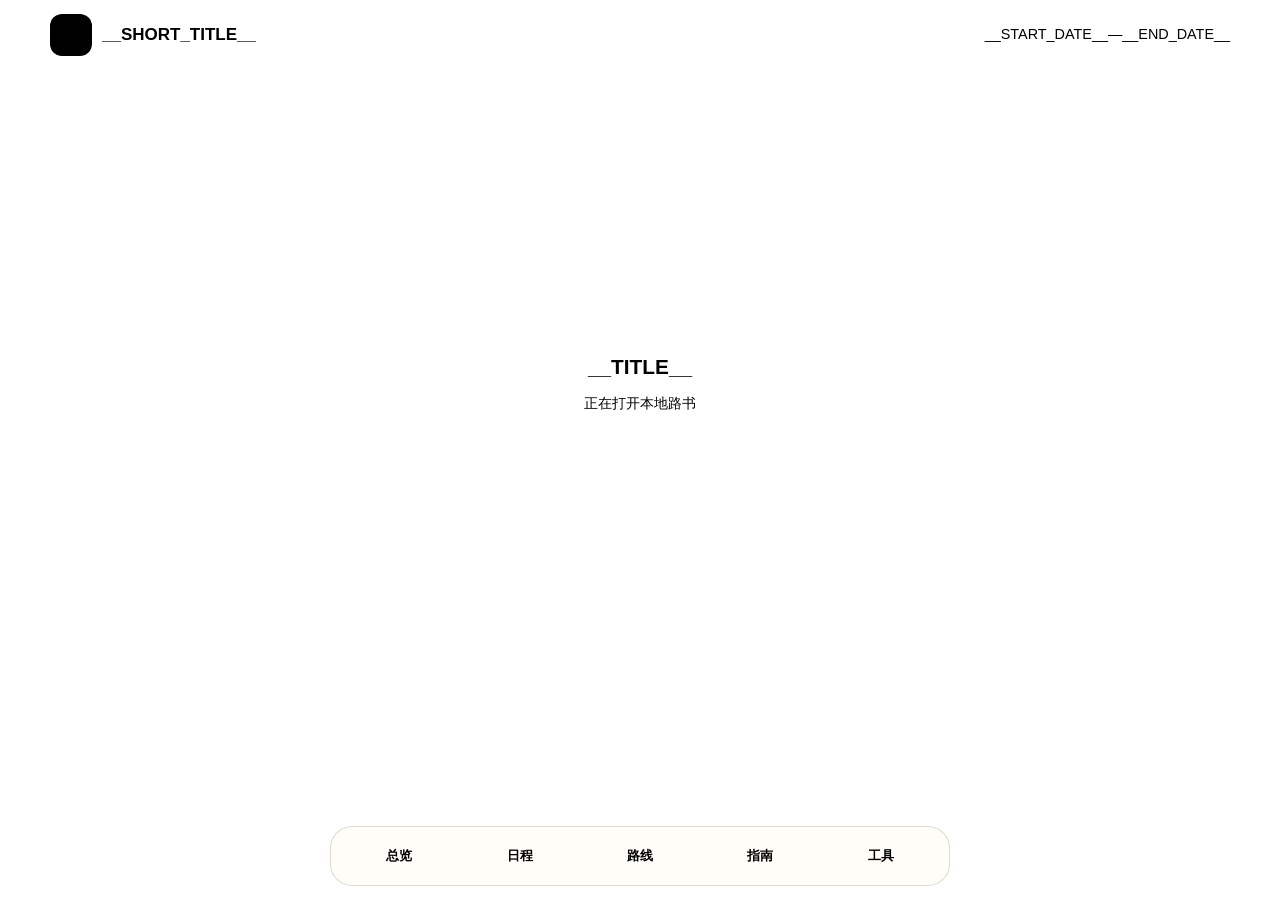
<file: assets/starter/index.html>
<!doctype html>
<html lang="zh-CN">
  <head>
    <meta charset="UTF-8" />
    <meta name="viewport" content="width=device-width, initial-scale=1, viewport-fit=cover" />
    <meta name="theme-color" content="__THEME_PRIMARY__" />
    <meta name="apple-mobile-web-app-capable" content="yes" />
    <meta name="apple-mobile-web-app-status-bar-style" content="black-translucent" />
    <meta name="apple-mobile-web-app-title" content="__TITLE__" />
    <meta name="description" content="__TITLE__：手机优先、离线可读的旅行路书" />
    <link rel="manifest" href="manifest.webmanifest" />
    <link rel="icon" href="icons/app-icon.svg" type="image/svg+xml" />
    <link rel="apple-touch-icon" href="icons/app-icon.svg" />
    <link rel="stylesheet" href="styles.css" />
    <title>__TITLE__</title>
    <style>
      html,body{margin:0;background:__THEME_PAPER__;color:__THEME_INK__;font-family:-apple-system,BlinkMacSystemFont,"PingFang SC","Microsoft YaHei",sans-serif}
      .launch-shell{min-height:62vh;display:grid;place-content:center;gap:8px;padding:24px;text-align:center;background:__THEME_PRIMARY__;color:__THEME_ON_PRIMARY__}
      .launch-shell strong{font-size:1.3rem}.launch-shell span{color:__THEME_ON_PRIMARY_MUTED__;font-size:.9rem}
    </style>
  </head>
  <body>
    <a class="skip-link" href="#app">跳到正文</a>
    <header class="site-header">
      <a class="brand" href="#overview" aria-label="返回行程总览">
        <img src="icons/app-icon.svg" alt="" />
        <span id="brand-title">__TITLE__</span>
      </a>
      <p id="header-dates"></p>
    </header>

    <main id="app" tabindex="-1" aria-live="polite"><section class="launch-shell"><strong>__TITLE__</strong><span>正在打开本地路书</span></section></main>

    <nav class="bottom-nav" aria-label="主要页面">
      <a href="#overview" data-route="overview">总览</a>
      <a href="#itinerary" data-route="itinerary">日程</a>
      <a href="#map" data-route="map">路线</a>
      <a href="#guides" data-route="guides">指南</a>
      <a href="#tools" data-route="tools">工具</a>
    </nav>

    <button class="button back-top" id="back-top" hidden aria-label="回到顶部">↑ 顶部</button>
    <noscript>此路书需要启用 JavaScript 才能显示行程内容。</noscript>
    <script src="data/trip-data.js"></script>
    <script src="trip-state.js"></script>
    <script src="app.js"></script>
  </body>
</html>
</file>
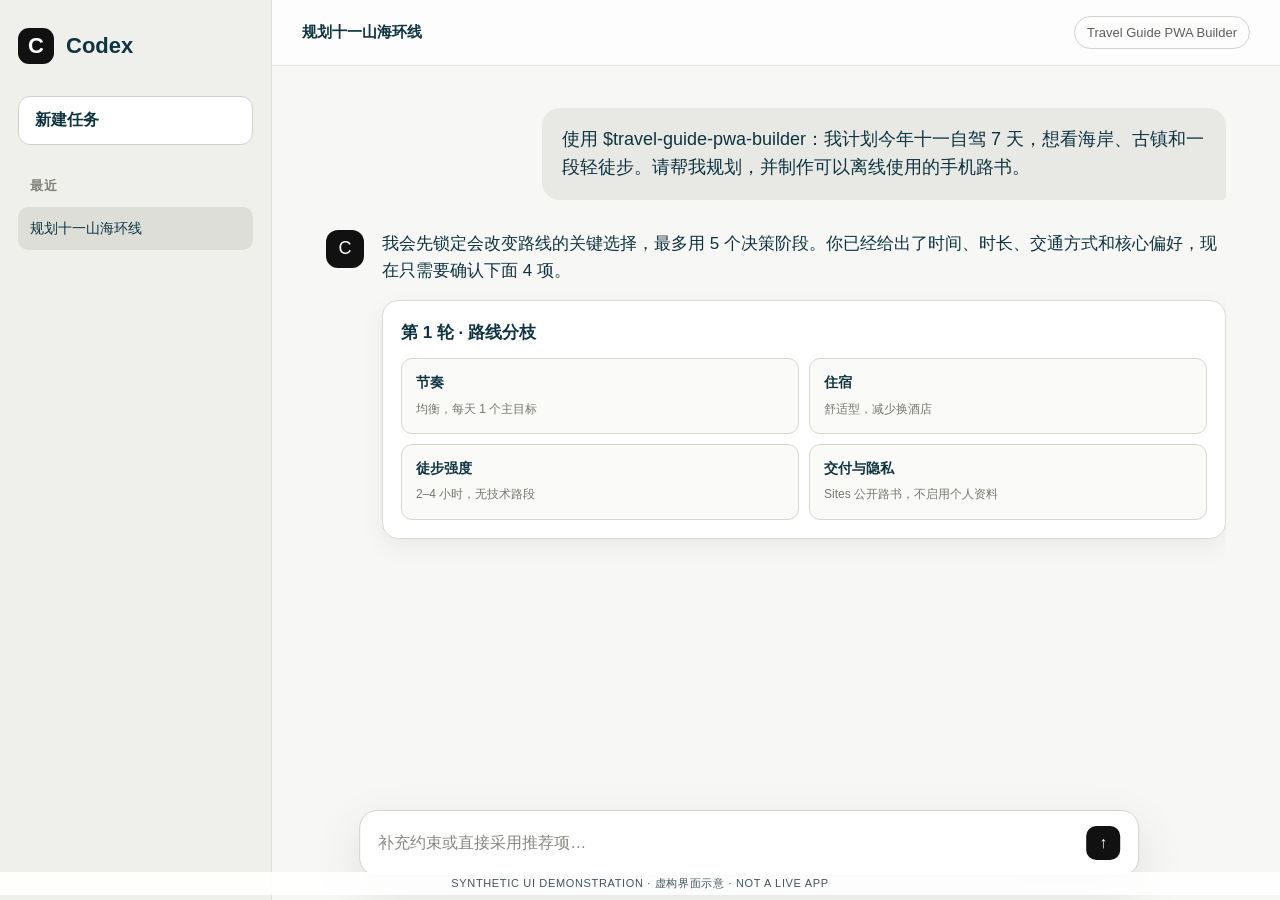
<file: docs/demo-screenshots.html>
<!doctype html>
<html lang="zh-CN">
<head>
  <meta charset="utf-8" />
  <meta name="viewport" content="width=device-width, initial-scale=1" />
  <title>Travel Guide PWA Builder documentation captures</title>
  <style>
    :root {
      color-scheme: light;
      --ink: #0d3440;
      --muted: #637a7d;
      --paper: #f7f1e6;
      --surface: #fffdf8;
      --nav: #073848;
      --teal: #0c8d8a;
      --gold: #e2a33f;
      --line: #dccdb6;
      --soft: #e2f2ef;
      --danger: #a94737;
      font-family: Inter, ui-sans-serif, -apple-system, BlinkMacSystemFont, "Segoe UI", "PingFang SC", sans-serif;
    }
    * { box-sizing: border-box; }
    html, body { margin: 0; width: 100%; height: 100%; overflow: hidden; background: #dfe8e7; color: var(--ink); }
    button { font: inherit; }
    .shot { display: none; width: 100vw; height: 100vh; }
    body[data-shot="chat"] .shot-chat,
    body[data-shot="home"] .shot-home,
    body[data-shot="map"] .shot-map,
    body[data-shot="logistics"] .shot-logistics { display: flex; }

    /* Synthetic illustration of the conversation entry point; not a real app screenshot. */
    .shot-chat { background: #f7f7f5; }
    .codex-sidebar { width: 272px; padding: 28px 18px; border-right: 1px solid #deded8; background: #efefec; }
    .codex-brand { display: flex; align-items: center; gap: 12px; font-size: 22px; font-weight: 700; }
    .codex-mark { width: 36px; height: 36px; border-radius: 11px; display: grid; place-items: center; color: white; background: #111; }
    .new-task { margin-top: 32px; padding: 13px 16px; border: 1px solid #d1d1cc; border-radius: 12px; background: white; font-weight: 650; }
    .side-label { margin: 32px 12px 12px; color: #81817b; font-size: 13px; font-weight: 700; letter-spacing: .08em; text-transform: uppercase; }
    .side-task { padding: 12px; border-radius: 10px; background: #deded9; font-size: 14px; line-height: 1.35; }
    .codex-main { flex: 1; display: flex; flex-direction: column; min-width: 0; }
    .codex-top { height: 66px; display: flex; align-items: center; justify-content: space-between; padding: 0 30px; border-bottom: 1px solid #e4e4de; background: rgba(255,255,255,.82); }
    .codex-top strong { font-size: 15px; }
    .model-pill { padding: 8px 12px; border: 1px solid #d2d2cb; border-radius: 999px; color: #5d5d58; font-size: 13px; }
    .conversation { width: min(900px, calc(100% - 72px)); margin: 0 auto; padding: 42px 0 126px; overflow: hidden; }
    .user-msg { margin-left: auto; width: 76%; padding: 18px 20px; border-radius: 18px 18px 4px 18px; background: #e8e8e4; font-size: 18px; line-height: 1.55; }
    .assistant-msg { margin-top: 30px; display: grid; grid-template-columns: 40px 1fr; gap: 16px; }
    .assistant-icon { width: 38px; height: 38px; border-radius: 12px; display: grid; place-items: center; background: #111; color: #fff; font-size: 18px; }
    .assistant-body { font-size: 17px; line-height: 1.6; }
    .decision-card { margin-top: 16px; padding: 18px; border: 1px solid #dbdbd4; border-radius: 16px; background: white; box-shadow: 0 8px 24px rgba(25, 35, 35, .06); }
    .decision-title { font-weight: 750; margin-bottom: 12px; }
    .decision-grid { display: grid; grid-template-columns: 1fr 1fr; gap: 10px; }
    .choice { padding: 12px 14px; border: 1px solid #d7d7d0; border-radius: 11px; background: #fafaf8; }
    .choice b { display: block; font-size: 14px; }
    .choice span { color: #777770; font-size: 12px; }
    .composer { position: absolute; left: 50%; bottom: 24px; transform: translateX(-36%); width: min(780px, 62vw); padding: 15px 18px; display: flex; align-items: center; justify-content: space-between; border: 1px solid #d3d3cd; border-radius: 18px; background: white; box-shadow: 0 18px 50px rgba(0,0,0,.1); color: #888881; }
    .send { width: 34px; height: 34px; border-radius: 10px; display: grid; place-items: center; color: white; background: #111; }

    /* Synthetic field-home illustration; not a functional starter application. */
    .shot-home { align-items: center; justify-content: center; gap: 70px; padding: 44px 80px; background: radial-gradient(circle at 20% 0%, #f6ead7 0, #dce8e6 44%, #c5d8d6 100%); }
    .phone { width: 420px; height: 860px; border: 12px solid #0d1c22; border-radius: 48px; overflow: hidden; background: var(--paper); box-shadow: 0 34px 80px rgba(9,37,45,.28); position: relative; }
    .phone-status { height: 40px; display: flex; align-items: center; justify-content: space-between; padding: 12px 24px 6px; color: white; background: var(--nav); font-size: 13px; font-weight: 700; }
    .app-head { padding: 16px 22px 20px; color: white; background: var(--nav); }
    .eyebrow { color: var(--gold); font-weight: 800; letter-spacing: .14em; font-size: 12px; }
    .app-head h1 { margin: 8px 0 2px; font-size: 28px; font-weight: 620; }
    .app-head p { margin: 0; color: #c9d9dd; font-size: 13px; }
    .phone-body { height: 682px; overflow: hidden; padding: 18px 18px 90px; }
    .countdown { padding: 12px 14px; border-left: 5px solid var(--gold); border-radius: 9px; color: #f5d59b; background: #174858; font-size: 15px; font-weight: 760; }
    .status-card { margin-top: 14px; padding: 16px; border: 1px solid var(--line); border-radius: 18px; background: var(--surface); }
    .status-row { display: flex; align-items: center; justify-content: space-between; }
    .day-badge { width: 54px; height: 54px; border-radius: 15px; display: grid; place-items: center; background: var(--gold); font-size: 20px; font-weight: 850; }
    .route-copy { flex: 1; padding-left: 12px; }
    .route-copy small { color: var(--muted); }
    .route-copy b { display: block; margin-top: 3px; font-size: 20px; }
    .next-label { margin-top: 16px; color: var(--muted); font-size: 12px; }
    .next-action { margin-top: 4px; font-size: 17px; font-weight: 760; }
    .deadline { margin-top: 12px; padding: 12px; border-left: 5px solid var(--danger); border-radius: 10px; background: #fbefeb; }
    .deadline small { color: var(--danger); font-weight: 800; }
    .deadline strong { display: block; margin-top: 3px; font-size: 18px; }
    .mini-actions { display: grid; grid-template-columns: repeat(3, 1fr); gap: 8px; margin-top: 14px; }
    .mini-action { padding: 11px 5px; text-align: center; border: 1px solid var(--line); border-radius: 11px; background: white; font-size: 12px; font-weight: 700; }
    .timeline { margin-top: 14px; padding: 14px; border: 1px solid var(--line); border-radius: 15px; background: rgba(255,255,255,.7); }
    .timeline h2 { margin: 0 0 10px; font-size: 15px; }
    .event { display: grid; grid-template-columns: 46px 1fr; gap: 10px; padding: 8px 0; border-top: 1px solid #e8ded0; font-size: 12px; }
    .event:first-of-type { border-top: 0; }
    .event time { color: var(--teal); font-weight: 800; }
    .bottom-nav { position: absolute; inset: auto 0 0; height: 76px; padding: 12px 13px 17px; display: grid; grid-template-columns: repeat(6,1fr); color: #bfd0d4; background: var(--nav); }
    .nav-item { text-align: center; font-size: 10px; }
    .nav-item i { display: block; margin: 0 auto 4px; width: 20px; height: 20px; border: 2px solid currentColor; border-radius: 6px; }
    .nav-item.active { color: white; }
    .story { width: min(650px, 48vw); }
    .story-kicker { color: #176765; font-size: 14px; font-weight: 850; letter-spacing: .12em; text-transform: uppercase; }
    .story h2 { margin: 12px 0 18px; color: #0a3945; font-size: 48px; line-height: 1.08; letter-spacing: -.03em; }
    .story p { margin: 0; color: #4c676b; font-size: 21px; line-height: 1.6; }
    .story-grid { display: grid; grid-template-columns: repeat(2,1fr); gap: 14px; margin-top: 28px; }
    .story-card { padding: 17px; border: 1px solid rgba(9,64,73,.16); border-radius: 16px; background: rgba(255,255,255,.58); }
    .story-card b { display: block; font-size: 16px; }
    .story-card span { display: block; margin-top: 6px; color: #647a7c; font-size: 13px; line-height: 1.45; }

    /* Landscape map and operation list. */
    .shot-map { background: var(--paper); }
    .side-nav { width: 118px; padding: 28px 14px; display: grid; align-content: center; gap: 22px; color: #bbd0d4; background: var(--nav); }
    .side-nav .nav-item { font-size: 12px; padding: 8px 0; border-radius: 12px; }
    .side-nav .nav-item.active { color: white; background: rgba(255,255,255,.1); }
    .map-main { display: flex; flex-direction: column; flex: 1; padding: 26px 34px 30px; min-width: 0; }
    .map-title { display: flex; align-items: end; justify-content: space-between; }
    .map-title .eyebrow { color: #bd7720; }
    .map-title h1 { margin: 5px 0 0; font-size: 34px; }
    .map-title p { margin: 0; color: var(--muted); }
    .filters { display: flex; align-items: center; flex-shrink: 0; gap: 10px; margin: 12px 0; overflow: hidden; }
    .filter { flex: 0 0 auto; padding: 10px 16px; border: 1px solid #cbb99d; border-radius: 999px; background: var(--surface); font-size: 13px; }
    .filter.active { border-color: var(--nav); color: white; background: var(--nav); }
    .map-workspace { flex: 1; min-height: 0; display: grid; grid-template-columns: minmax(0, 1.6fr) minmax(360px, .8fr); gap: 18px; }
    .map-frame { position: relative; isolation: isolate; overflow: hidden; border: 1px solid #bba98c; border-radius: 18px; background: #aad5de; }
    .landmass { position: absolute; inset: 0; background: linear-gradient(14deg, transparent 0 37%, #eef0e6 37% 73%, transparent 73%), linear-gradient(164deg, #dbe6d0 0 25%, transparent 25% 62%, #e8e3cb 62%); opacity: .95; }
    .road { position: absolute; height: 5px; transform-origin: left center; border-radius: 8px; background: var(--gold); box-shadow: 0 0 0 2px rgba(255,255,255,.65); }
    .r1 { left: 18%; top: 62%; width: 46%; transform: rotate(-13deg); }
    .r2 { left: 55%; top: 52%; width: 30%; transform: rotate(16deg); }
    .route-dash { position: absolute; left: 15%; top: 47%; width: 72%; height: 120px; border-top: 5px dashed #bc563c; border-radius: 50%; transform: rotate(4deg); }
    .pin { position: absolute; width: 38px; height: 38px; display: grid; place-items: center; border: 3px solid white; border-radius: 50% 50% 50% 9px; transform: rotate(-45deg); color: white; background: var(--teal); box-shadow: 0 6px 16px rgba(5,45,55,.26); font-size: 12px; font-weight: 800; }
    .pin span { transform: rotate(45deg); }
    .p1 { left: 19%; top: 56%; } .p2 { left: 38%; top: 43%; } .p3 { left: 61%; top: 52%; } .p4 { left: 80%; top: 68%; }
    .map-controls { position: absolute; left: 18px; right: 18px; bottom: 16px; display: grid; grid-template-columns: 1fr auto; align-items: center; gap: 12px; z-index: 10; pointer-events: none; }
    .control { min-height: 42px; padding: 10px 14px; border: 1px solid #b9b1a3; border-radius: 12px; background: rgba(255,255,255,.94); box-shadow: 0 6px 18px rgba(0,0,0,.12); font-size: 12px; font-weight: 750; pointer-events: auto; }
    .legend { justify-self: center; display: flex; gap: 16px; }
    .legend b::before { content: ""; display: inline-block; width: 18px; height: 4px; margin-right: 6px; vertical-align: middle; border-radius: 4px; background: var(--gold); }
    .legend b:last-child::before { background: #bc563c; }
    .place-list { display: flex; flex-direction: column; min-width: 0; overflow: hidden; border: 1px solid var(--line); border-radius: 18px; background: var(--surface); }
    .list-head { padding: 18px; display: flex; justify-content: space-between; border-bottom: 1px solid var(--line); background: white; }
    .list-head strong { font-size: 18px; }
    .list-body { overflow: hidden; padding: 0 18px; }
    .place { padding: 16px 0; border-bottom: 1px solid #e6dccd; }
    .place-title { display: flex; gap: 12px; align-items: start; }
    .place-num { color: var(--gold); font-weight: 850; }
    .place b { display: block; }
    .place small { color: var(--muted); }
    .place-actions { display: grid; grid-template-columns: repeat(3,1fr); gap: 8px; margin: 12px 0 0 28px; }
    .place-actions span { padding: 8px 6px; border: 1px solid #c7dbd9; border-radius: 8px; color: #087a77; text-align: center; font-size: 11px; font-weight: 800; }

    body::after {content:"SYNTHETIC UI DEMONSTRATION · 虚构界面示意 · NOT A LIVE APP";position:fixed;bottom:5px;left:0;right:0;text-align:center;font-size:11px;letter-spacing:.06em;color:#40565b;background:rgba(255,255,255,.9);padding:4px;z-index:100;}
    .shot-logistics {flex-direction:column;padding:46px 60px;background:var(--paper);gap:22px;}
    .logistics-head h1 {font-size:38px;margin:8px 0;}.logistics-head p {margin:0;color:var(--muted);font-size:18px;}
    .logistics-grid {display:grid;grid-template-columns:1fr 1fr;gap:20px;}
    .logistics-card {background:var(--surface);border:1px solid var(--line);border-radius:18px;padding:24px;}
    .logistics-card h2{margin:8px 0 15px;font-size:25px;}.logistics-card p {font-size:17px;line-height:1.55;margin:10px 0;}
    .logistics-card .label {color:var(--teal);font-size:12px;letter-spacing:.09em;font-weight:800;}
    .logistics-bottom {display:grid;grid-template-columns:1.2fr 1fr;gap:20px;}.logistics-card.accent {background:var(--soft);}
    .map-frame::after {content:"SCHEMATIC ONLY · 非导航地图";position:absolute;top:16px;left:16px;padding:8px;background:rgba(255,255,255,.9);font-size:12px;color:var(--ink);}
  </style>
</head>
<body>
  <section class="shot shot-chat">
    <aside class="codex-sidebar">
      <div class="codex-brand"><span class="codex-mark">C</span><span>Codex</span></div>
      <div class="new-task" data-i18n="newTask"></div>
      <div class="side-label" data-i18n="recent"></div>
      <div class="side-task" data-i18n="taskTitle"></div>
    </aside>
    <main class="codex-main">
      <header class="codex-top"><strong data-i18n="taskTitle"></strong><span class="model-pill">Travel Guide PWA Builder</span></header>
      <div class="conversation">
        <div class="user-msg" data-i18n="prompt"></div>
        <div class="assistant-msg">
          <span class="assistant-icon">C</span>
          <div class="assistant-body">
            <div data-i18n="reply"></div>
            <div class="decision-card">
              <div class="decision-title" data-i18n="decisionTitle"></div>
              <div class="decision-grid">
                <div class="choice"><b data-i18n="choice1"></b><span data-i18n="choice1d"></span></div>
                <div class="choice"><b data-i18n="choice2"></b><span data-i18n="choice2d"></span></div>
                <div class="choice"><b data-i18n="choice3"></b><span data-i18n="choice3d"></span></div>
                <div class="choice"><b data-i18n="choice4"></b><span data-i18n="choice4d"></span></div>
              </div>
            </div>
          </div>
        </div>
      </div>
      <div class="composer"><span data-i18n="composer"></span><span class="send">↑</span></div>
    </main>
  </section>

  <section class="shot shot-home">
    <div class="phone">
      <div class="phone-status"><span>09:41</span><span>● ● ▰</span></div>
      <header class="app-head"><span class="eyebrow">FIELD GUIDE</span><h1 data-i18n="trip"></h1><p data-i18n="tripSub"></p></header>
      <div class="phone-body">
        <div class="countdown" data-i18n="countdown"></div>
        <article class="status-card">
          <div class="status-row"><span class="day-badge">D3</span><div class="route-copy"><small data-i18n="today"></small><b data-i18n="route"></b></div></div>
          <div class="next-label" data-i18n="next"></div><div class="next-action" data-i18n="nextAction"></div>
          <div class="deadline"><small>HARD DEADLINE</small><strong data-i18n="deadline"></strong></div>
          <div class="mini-actions"><div class="mini-action" data-i18n="ticket"></div><div class="mini-action" data-i18n="map"></div><div class="mini-action">PLAN B</div></div>
        </article>
        <section class="timeline"><h2 data-i18n="timeline"></h2><div class="event"><time>09:00</time><span data-i18n="event1"></span></div><div class="event"><time>12:10</time><span data-i18n="event2"></span></div><div class="event"><time>17:20</time><span data-i18n="event3"></span></div></section>
      </div>
      <nav class="bottom-nav"><span class="nav-item active"><i></i><span data-i18n="home"></span></span><span class="nav-item"><i></i><span data-i18n="itinerary"></span></span><span class="nav-item"><i></i><span data-i18n="map"></span></span><span class="nav-item"><i></i><span data-i18n="guide"></span></span><span class="nav-item"><i></i><span data-i18n="tools"></span></span><span class="nav-item"><i></i><span data-i18n="my"></span></span></nav>
    </div>
    <div class="story"><div class="story-kicker" data-i18n="storyKicker"></div><h2 data-i18n="storyTitle"></h2><p data-i18n="storyBody"></p><div class="story-grid"><div class="story-card"><b data-i18n="story1"></b><span data-i18n="story1d"></span></div><div class="story-card"><b data-i18n="story2"></b><span data-i18n="story2d"></span></div><div class="story-card"><b data-i18n="story3"></b><span data-i18n="story3d"></span></div><div class="story-card"><b data-i18n="story4"></b><span data-i18n="story4d"></span></div></div></div>
  </section>

  <section class="shot shot-map">
    <main class="map-main">
      <header class="map-title"><div><span class="eyebrow">INTERACTIVE MAP</span><h1 data-i18n="mapTitle"></h1></div><p data-i18n="mapSub"></p></header>
      <div class="filters"><strong data-i18n="filterDate"></strong><span class="filter active" data-i18n="wholeTrip"></span><span class="filter">D1 · 10/01</span><span class="filter">D2 · 10/02</span><span class="filter">D3 · 10/03</span></div><div class="filters"><strong data-i18n="filterRoute"></strong><span class="filter" data-i18n="coast"></span><span class="filter" data-i18n="mountain"></span></div>
      <div class="map-workspace">
        <div class="map-frame"><div class="landmass"></div><div class="road r1"></div><div class="road r2"></div><div class="route-dash"></div><div class="pin p1"><span>1</span></div><div class="pin p2"><span>2</span></div><div class="pin p3"><span>3</span></div><div class="map-controls"><div class="control legend"><b data-i18n="roadRail"></b><b data-i18n="flight"></b></div><div class="control" data-i18n="locate"></div></div></div>
        <aside class="place-list"><div class="list-head"><strong data-i18n="pointList"></strong><span data-i18n="count"></span></div><div class="list-body"><article class="place"><div class="place-title"><span class="place-num">1</span><div><b data-i18n="place1"></b><small>D1 · 10/01 · 09:20</small></div></div><div class="place-actions"><span data-i18n="focus"></span><span data-i18n="dayTrip"></span><span data-i18n="navigate"></span></div></article><article class="place"><div class="place-title"><span class="place-num">2</span><div><b data-i18n="place2"></b><small>D3 · 10/03 · 11:40</small></div></div><div class="place-actions"><span data-i18n="focus"></span><span data-i18n="deepGuide"></span><span data-i18n="navigate"></span></div></article><article class="place"><div class="place-title"><span class="place-num">3</span><div><b data-i18n="place3"></b><small>D5 · 10/05 · 08:00</small></div></div><div class="place-actions"><span data-i18n="focus"></span><span data-i18n="dayTrip"></span><span data-i18n="navigate"></span></div></article></div></aside>
      </div>
    </main>
    <nav class="side-nav"><span class="nav-item"><i></i><span data-i18n="home"></span></span><span class="nav-item"><i></i><span data-i18n="itinerary"></span></span><span class="nav-item active"><i></i><span data-i18n="map"></span></span><span class="nav-item"><i></i><span data-i18n="guide"></span></span><span class="nav-item"><i></i><span data-i18n="tools"></span></span><span class="nav-item"><i></i><span data-i18n="my"></span></span></nav>
  </section>


  <section class="shot shot-logistics">
    <header class="logistics-head"><span class="eyebrow">ITINERARY-LEVEL UPDATE</span><h1 data-i18n="logTitle"></h1><p data-i18n="logSub"></p></header>
    <div class="logistics-grid">
      <article class="logistics-card"><span class="label">LUNCH · PRIMARY / BACKUP</span><h2 data-i18n="lunchName"></h2><p data-i18n="lunchFit"></p><p data-i18n="lunchTime"></p><p data-i18n="lunchBackup"></p></article>
      <article class="logistics-card"><span class="label">DINNER · PRIMARY / BACKUP</span><h2 data-i18n="dinnerName"></h2><p data-i18n="dinnerFit"></p><p data-i18n="dinnerTime"></p><p data-i18n="dinnerBackup"></p></article>
    </div>
    <div class="logistics-bottom"><article class="logistics-card"><span class="label">BASE HOTEL · CONDITIONS FIRST</span><h2 data-i18n="hotelTitle"></h2><p data-i18n="hotelStorage"></p><p data-i18n="hotelCheck"></p></article><article class="logistics-card accent"><span class="label">PREPARE TONIGHT · RECOVER TOMORROW</span><h2 data-i18n="prepTitle"></h2><p data-i18n="prepItems"></p><p data-i18n="recovery"></p></article></div>
  </section>

  <script>
    const params = new URLSearchParams(location.search);
    const lang = params.get('lang') === 'en' ? 'en' : 'zh';
    document.body.dataset.shot = params.get('shot') || 'chat';
    document.documentElement.lang = lang === 'zh' ? 'zh-CN' : 'en';
    const copy = {
      zh: {
        newTask:'新建任务', recent:'最近', taskTitle:'规划十一山海环线', prompt:'使用 $travel-guide-pwa-builder：我计划今年十一自驾 7 天，想看海岸、古镇和一段轻徒步。请帮我规划，并制作可以离线使用的手机路书。', reply:'我会先锁定会改变路线的关键选择，最多用 5 个决策阶段。你已经给出了时间、时长、交通方式和核心偏好，现在只需要确认下面 4 项。', decisionTitle:'第 1 轮 · 路线分枝', choice1:'节奏', choice1d:'均衡，每天 1 个主目标', choice2:'住宿', choice2d:'舒适型，减少换酒店', choice3:'徒步强度', choice3d:'2–4 小时，无技术路段', choice4:'交付与隐私', choice4d:'Sites 公开路书，不启用个人资料', composer:'补充约束或直接采用推荐项…',
        trip:'2030 山海环线', tripSub:'7 天 · 可离线现场执行', countdown:'行前预览 · 距出发还有 12 天', today:'10月3日 周四', route:'海港市 → 山谷镇', next:'下一步', nextAction:'12:10 前结束午餐，前往东站', deadline:'13:05 最晚进入检票区', ticket:'票务', map:'地图', timeline:'预览当日执行主线', event1:'退房后寄存行李，步行游览旧港', event2:'取行李并前往东站', event3:'抵达山谷镇，入住后只安排晚餐', home:'首页', itinerary:'行程', guide:'指南', tools:'工具', my:'我的', storyKicker:'FIELD-FIRST DELIVERY', storyTitle:'10 秒内回答现场最重要的四个问题', storyBody:'路书优先呈现当前阶段、下一步、硬时限和失败分枝。百科内容退居二线，离线核心页面不依赖地图或实时服务才能打开。', story1:'动态首页', story1d:'按日期切换当前日，并明确区分预览与今天。', story2:'具体转场', story2d:'站点、时刻、缓冲、交通方式与备选路径。', story3:'受控更新', story3d:'显式检查完整应用版本，不把代码更新与私人同步混为一谈。', story4:'隐私分层', story4d:'公开路书与授权后的个人票据、住宿和成员记录隔离。',
        logTitle:'围绕旅程安排吃、住与恢复',logSub:'D4 · 虚构港湾行程｜已订交通保持不变，其他安排服务于转场',lunchName:'东站市场简餐区',lunchFit:'结束旧港散步后顺路用餐，不跨城找名店。',lunchTime:'11:30–12:10 · 40分钟 · 人均预算待核',lunchBackup:'Backup：站内现成轻食；排队超过10分钟就切换。',dinnerName:'原酒店附近家常餐',dinnerFit:'回城后短程用餐，20:00前结束，早睡。',dinnerTime:'18:30–19:15 · 45分钟 · 营业需确认',dinnerBackup:'Backup：预留酒店简餐，不依赖深夜外卖。',hotelTitle:'同一家酒店，两次入住',hotelStorage:'日团当天仍住原房，大箱留房；退房后的跨订单寄存单独确认。',hotelCheck:'落实：寄存日期、费用与凭证；凌晨前台、早餐盒、机场车。',prepTitle:'长团前完成准备',prepItems:'称重、飞行衣物、房费与机场车，都在出团前落实。',recovery:'下一天只取箱、洗衣和午睡；删去可选景点。',mapTitle:'互动地图', mapSub:'地图与点位清单在横屏下并排工作', wholeTrip:'全程', coast:'海岸段', mountain:'山地区', filterDate:'日期', filterRoute:'路线', roadRail:'公路 / 铁路', flight:'航班', locate:'定位我', pointList:'点位清单', count:'共 3 项', place1:'抵达海港中央站', place2:'白塔观景台', place3:'山谷游客中心', focus:'定位', dayTrip:'当日行程', navigate:'导航', deepGuide:'深导'
      },
      en: {
        newTask:'New task', recent:'Recent', taskTitle:'Plan an autumn coast-and-mountains loop', prompt:'Use $travel-guide-pwa-builder. I am planning a seven-day self-drive trip in early October with a coast, historic towns, and one easy hike. Plan it and build a mobile guide that works offline.', reply:'I will first lock the choices that can change the route, using no more than five decision stages. You already supplied the dates, duration, transport, and anchor experiences, so only these four choices remain.', decisionTitle:'Stage 1 · Route branches', choice1:'Pace', choice1d:'Balanced, one anchor per day', choice2:'Stays', choice2d:'Comfortable, fewer hotel changes', choice3:'Hike level', choice3d:'2–4 hours, non-technical', choice4:'Delivery & privacy', choice4d:'Public Sites guide, no personal mode', composer:'Add a constraint or accept the recommended choices…',
        trip:'2030 Coast & Mountains Loop', tripSub:'7 days · field-ready offline guide', countdown:'Trip preview · 12 days to departure', today:'Thu, October 3', route:'Harbor City → Valley Town', next:'Next action', nextAction:'12:10 · Collect bags and leave for East Station', deadline:'13:05 · Boarding closes', ticket:'Tickets', map:'Map', timeline:'Preview day timeline', event1:'Store bags; walk the old port', event2:'Collect bags; leave for East Station', event3:'Arrive in Valley Town; check in', home:'Home', itinerary:'Itinerary', guide:'Guides', tools:'Tools', my:'My', storyKicker:'FIELD-FIRST DELIVERY', storyTitle:'Answer the four critical field questions in ten seconds', storyBody:'The guide leads with current stage, next action, hard deadline, and failure branch. Encyclopedia content is secondary, and core offline pages do not depend on maps or live services to open.', story1:'Dynamic home', story1d:'Switches to the correct day and separates previews from today.', story2:'Concrete transfers', story2d:'Exact station, time, buffer, transport, and fallback path.', story3:'Controlled updates', story3d:'Checks the complete app release without confusing code updates and personal sync.', story4:'Privacy layers', story4d:'Separates the public guide from authorized tickets, stays, and member records.',
        logTitle:'Fit meals, stays and recovery to the trip',logSub:'D4 · Fictional harbor journey | Booked transport stays fixed; support plans fit around it',lunchName:'East Station market lunch',lunchFit:'Eat along the route after the old-port walk; avoid a cross-city detour.',lunchTime:'11:30–12:10 · 40 minutes · Budget to verify',lunchBackup:'Backup: ready-to-go station food. Switch if the queue exceeds 10 minutes.',dinnerName:'Local food near the base hotel',dinnerFit:'A short trip after returning to town. Finish before 20:00 and sleep early.',dinnerTime:'18:30–19:15 · 45 minutes · Hours to confirm',dinnerBackup:'Backup: pre-arranged hotel food; do not depend on late-night delivery.',hotelTitle:'One hotel, two reservations',hotelStorage:'Keep the room during a day tour. Confirm storage separately after checkout between stays.',hotelCheck:'Confirm dates, fee and receipt; early reception, breakfast box and airport car.',prepTitle:'Prepare before the long tour',prepItems:'Weigh bags, set out flight clothes, settle charges and confirm the airport car before leaving.',recovery:'The next day: collect bags, do laundry and rest. Drop optional sights.',mapTitle:'Interactive map', mapSub:'Map and place list work side by side in landscape', wholeTrip:'Whole trip', coast:'Coast phase', mountain:'Mountain phase', filterDate:'Date', filterRoute:'Route', roadRail:'Road / rail', flight:'Flight', locate:'Locate me', pointList:'Place list', count:'3 places', place1:'Arrive at Harbor Central', place2:'White Tower viewpoint', place3:'Valley visitor center', focus:'Focus', dayTrip:'Day plan', navigate:'Navigate', deepGuide:'Guide'
      }
    };
    document.querySelectorAll('[data-i18n]').forEach((node) => { node.textContent = copy[lang][node.dataset.i18n] || node.dataset.i18n; });
  </script>
</body>
</html>
</file>
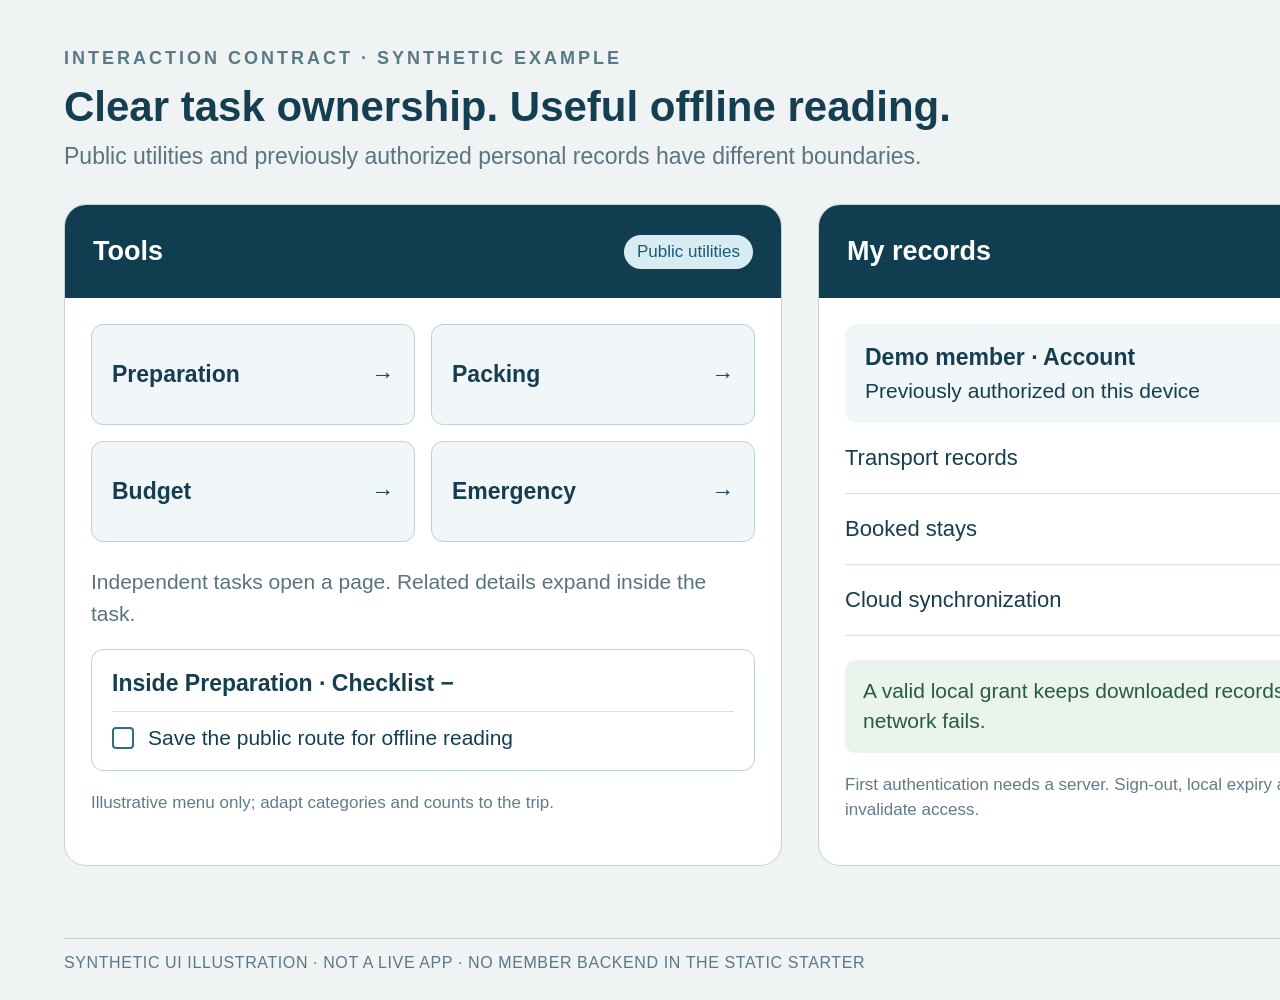
<file: docs/interaction-demo.html>
<!doctype html>
<html lang="en"><meta charset="utf-8"><meta name="viewport" content="width=device-width,initial-scale=1">
<title>Synthetic interaction architecture</title>
<style>
*{box-sizing:border-box}body{margin:0;background:#eff3f4;color:#153e50;font-family:Arial,"PingFang SC",sans-serif}.shot-interaction{width:1600px;height:1000px;padding:48px 64px 64px;position:relative}.eyebrow{font-size:18px;letter-spacing:3px;color:#587986;font-weight:700}h1{font-size:42px;margin:14px 0 12px}header p{font-size:23px;color:#597580;margin:0}.columns{display:grid;grid-template-columns:1fr 1fr;gap:36px;margin-top:34px}.panel{background:white;border:1px solid #c5d3d9;border-radius:22px;overflow:hidden;min-width:0}.bar{background:#103d50;color:white;padding:24px 28px;display:flex;align-items:center;justify-content:space-between;gap:20px;min-height:93px}.bar h2{font-size:27px;margin:0}.pill{font-size:17px;white-space:nowrap;border-radius:20px;padding:7px 13px;background:#d8edf3;color:#1c5b71}.body{padding:26px}.tiles{display:grid;grid-template-columns:1fr 1fr;gap:16px}.tile{min-height:101px;background:#f1f6f8;border:1px solid #bdcfd7;border-radius:12px;padding:20px;font-size:23px;font-weight:700;display:flex;align-items:center;justify-content:space-between;gap:12px}.note{margin:24px 0 0;font-size:21px;line-height:1.5;color:#5a747e}.detail{border:1px solid #bdd1d8;border-radius:12px;padding:20px;margin-top:20px}.detail h3{font-size:23px;margin:0 0 14px}.row{font-size:21px;border-top:1px solid #d5e0e4;padding-top:14px;display:flex;align-items:center;gap:14px}.box{width:22px;height:22px;border:2px solid #326c83;border-radius:4px;flex-shrink:0}.account{background:#f1f6f8;border-radius:12px;padding:20px;font-size:21px}.account strong{font-size:23px;display:block;margin-bottom:8px}.record{padding:22px 0;border-bottom:1px solid #d5e0e4;display:flex;justify-content:space-between;font-size:22px;gap:12px}.status{background:#e8f4ec;color:#285b40;padding:16px 18px;border-radius:10px;font-size:21px;line-height:1.45;margin-top:24px}.footer{position:absolute;left:64px;right:64px;bottom:28px;font-size:16px;letter-spacing:.6px;color:#587986;border-top:1px solid #c6d4da;padding-top:15px}.caption{font-size:17px;color:#607c87;margin-top:20px;line-height:1.45}
</style>
<main class="shot-interaction">
<header><div class="eyebrow" data-i="eyebrow"></div><h1 data-i="title"></h1><p data-i="subtitle"></p></header>
<div class="columns">
<section class="panel"><div class="bar"><h2 data-i="tools"></h2><span class="pill" data-i="public"></span></div><div class="body">
<div class="tiles"><div class="tile"><span data-i="prep"></span>→</div><div class="tile"><span data-i="packing"></span>→</div><div class="tile"><span data-i="budget"></span>→</div><div class="tile"><span data-i="help"></span>→</div></div>
<p class="note" data-i="toolNote"></p><div class="detail"><h3 data-i="inside"></h3><div class="row"><span class="box"></span><span data-i="task"></span></div></div><p class="caption" data-i="menuNote"></p>
</div></section>
<section class="panel"><div class="bar"><h2 data-i="my"></h2><span class="pill" data-i="offline"></span></div><div class="body">
<div class="account"><strong data-i="account"></strong><span data-i="prior"></span></div>
<div class="record"><span data-i="tickets"></span><span data-i="read"></span></div><div class="record"><span data-i="stays"></span><span data-i="read"></span></div><div class="record"><span data-i="sync"></span><span data-i="pending"></span></div>
<div class="status" data-i="status"></div><p class="caption" data-i="limit"></p>
</div></section>
</div><footer class="footer" data-i="footer"></footer>
</main>
<script>
const copy={en:{eyebrow:'INTERACTION CONTRACT · SYNTHETIC EXAMPLE',title:'Clear task ownership. Useful offline reading.',subtitle:'Public utilities and previously authorized personal records have different boundaries.',tools:'Tools',public:'Public utilities',prep:'Preparation',packing:'Packing',budget:'Budget',help:'Emergency',toolNote:'Independent tasks open a page. Related details expand inside the task.',inside:'Inside Preparation · Checklist −',task:'Save the public route for offline reading',menuNote:'Illustrative menu only; adapt categories and counts to the trip.',my:'My records',offline:'Offline',account:'Demo member · Account',prior:'Previously authorized on this device',tickets:'Transport records',stays:'Booked stays',read:'Read locally',sync:'Cloud synchronization',pending:'Unavailable offline',status:'A valid local grant keeps downloaded records readable when the network fails.',limit:'First authentication needs a server. Sign-out, local expiry and confirmed revocation invalidate access.',footer:'SYNTHETIC UI ILLUSTRATION · NOT A LIVE APP · NO MEMBER BACKEND IN THE STATIC STARTER'},zh:{eyebrow:'交互约定 · 虚构示例',title:'任务入口清晰，离线资料仍可读取',subtitle:'公共工具与先前授权下载的个人资料，采用不同的数据边界。',tools:'工具',public:'公共工具',prep:'行前准备',packing:'行李清单',budget:'预算',help:'应急信息',toolNote:'独立任务进入二级页面；相关细节在任务内展开。',inside:'行前准备内 · 检查清单 −',task:'保存公共路线以便离线阅读',menuNote:'菜单仅为示意；类别与数量按旅程需要调整。',my:'我的资料',offline:'离线',account:'示例成员 · 账号',prior:'曾在本设备完成授权',tickets:'交通票记录',stays:'已订住宿',read:'本机可读',sync:'云端同步',pending:'离线时不可用',status:'本机授权仍有效时，网络失败不应阻断已下载资料的阅读。',limit:'首次认证需要联网；退出、本机授权到期或确认撤销后停止访问。',footer:'虚构界面示意 · 非实际应用截图 · 静态起步模板不包含成员后端'}};
const lang=new URLSearchParams(location.search).get('lang')==='zh'?'zh':'en';document.documentElement.lang=lang==='zh'?'zh-CN':'en';document.querySelectorAll('[data-i]').forEach(el=>el.textContent=copy[lang][el.dataset.i]);
</script></html>
</file>
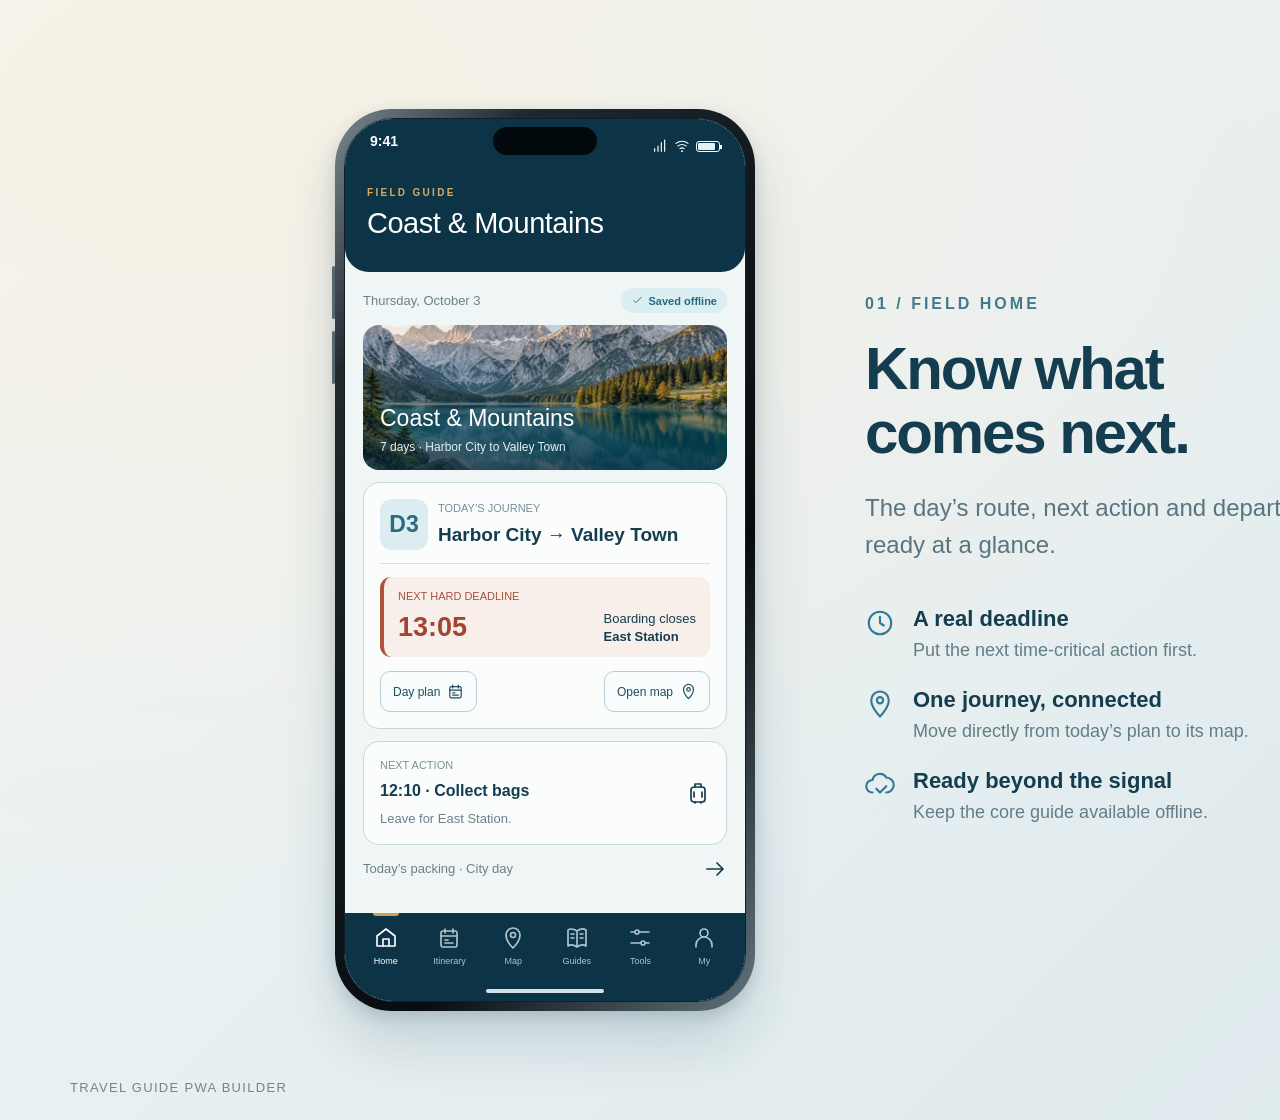
<file: docs/artwork/artwork.html>
<!doctype html><html lang="en"><meta charset="utf-8"><title>Travel Guide — Bilingual documentation artwork</title><link rel="stylesheet" href="artwork.css"><body><main id="art"></main><script src="artwork.js"></script><script src="localize.js"></script></body></html>
</file>
<file: assets/starter/styles.css>
:root {
  color-scheme: light;
  --paper: __THEME_PAPER__;
  --surface: __THEME_SURFACE__;
  --ink: __THEME_INK__;
  --muted: __THEME_MUTED__;
  --line: __THEME_LINE__;
  --primary: __THEME_PRIMARY__;
  --secondary: __THEME_SECONDARY__;
  --highlight: __THEME_HIGHLIGHT__;
  --soft: __THEME_SOFT__;
  --danger: __THEME_DANGER__;
  --on-primary: __THEME_ON_PRIMARY__;
  --on-primary-muted: __THEME_ON_PRIMARY_MUTED__;
  --on-secondary: __THEME_ON_SECONDARY__;
  --metric-surface: __THEME_METRIC_SURFACE__;
  --map-surface: __THEME_MAP_SURFACE__;
  --shadow-rgb: __THEME_SHADOW_RGB__;
  --radius: 22px;
  --shadow: 0 14px 38px rgba(var(--shadow-rgb), 0.08);
  font-family: -apple-system, BlinkMacSystemFont, "Segoe UI", "PingFang SC", "Hiragino Sans GB", "Microsoft YaHei", sans-serif;
}

* { box-sizing: border-box; }
html { background: var(--paper); scroll-behavior: smooth; }
body { margin: 0; color: var(--ink); background: var(--paper); font-size: 17px; line-height: 1.65; }
a { color: inherit; }
button, input, select, textarea { font: inherit; }
input, select, textarea { min-width: 0; max-width: 100%; font-size: max(16px, 1rem); }
input[type="date"] { width: 100%; }
[hidden] { display: none !important; }
.skip-link { position: fixed; left: 12px; top: -80px; z-index: 100; padding: 10px 14px; background: #fff; }
.skip-link:focus { top: 12px; }

.site-header {
  position: sticky;
  top: 0;
  z-index: 20;
  display: flex;
  align-items: center;
  justify-content: space-between;
  gap: 16px;
  min-height: 70px;
  padding: 10px max(20px, calc((100vw - 1180px) / 2));
  padding-top: calc(10px + env(safe-area-inset-top, 0px));
  color: var(--on-primary);
  background: var(--primary);
}
.brand { display: flex; align-items: center; gap: 10px; min-width: 0; font-weight: 800; text-decoration: none; }
.brand img { width: 42px; height: 42px; border-radius: 12px; }
.brand span { overflow: hidden; text-overflow: ellipsis; white-space: nowrap; }
.site-header p { margin: 0; color: var(--on-primary-muted); font-size: .9rem; white-space: nowrap; }

#app { width: min(1120px, calc(100% - 32px)); margin: 0 auto; padding: 34px 0 118px; }
.page-head { margin-bottom: 24px; }
.eyebrow { margin: 0 0 8px; color: var(--secondary); font-size: .84rem; font-weight: 800; letter-spacing: .08em; text-transform: uppercase; }
h1, h2, h3 { margin-top: 0; line-height: 1.2; }
h1 { margin-bottom: 12px; font-size: clamp(2rem, 7vw, 4.7rem); letter-spacing: -.04em; }
h2 { margin-bottom: 14px; font-size: clamp(1.45rem, 3vw, 2.15rem); }
h3 { margin-bottom: 8px; font-size: 1.12rem; }
.lede { max-width: 760px; margin: 0; color: var(--muted); font-size: 1.08rem; }

.hero {
  display: grid;
  grid-template-columns: minmax(0, 1.45fr) minmax(280px, .55fr);
  gap: 22px;
  padding: clamp(26px, 5vw, 56px);
  overflow: hidden;
  color: var(--on-primary);
  background: var(--primary);
  border-radius: 32px;
  box-shadow: var(--shadow);
}
.hero .eyebrow { color: var(--highlight); }
.hero .lede { color: var(--on-primary-muted); }
.route-line { margin: 26px 0 0; color: var(--on-primary); font-size: 1.08rem; font-weight: 700; }
.hero-meta { display: grid; align-content: end; gap: 12px; }
.metric { padding: 16px; color: var(--ink); background: var(--metric-surface); border-radius: 18px; }
.metric strong { display: block; font-size: 1.45rem; }
.metric span { color: var(--muted); font-size: .86rem; }

.section { margin-top: 44px; }
.grid { display: grid; grid-template-columns: repeat(3, minmax(0, 1fr)); gap: 16px; }
.grid.two { grid-template-columns: repeat(2, minmax(0, 1fr)); }
.card { padding: 22px; background: var(--surface); border: 1px solid var(--line); border-radius: var(--radius); box-shadow: 0 8px 24px rgba(var(--shadow-rgb), .04); }
.card p:last-child { margin-bottom: 0; }
.phase-card { border-top: 8px solid var(--phase, var(--secondary)); }
.badge { display: inline-flex; align-items: center; min-height: 28px; padding: 3px 10px; margin: 0 6px 6px 0; color: var(--primary); background: var(--soft); border-radius: 999px; font-size: .78rem; font-weight: 750; }
.badge.warn { color: #7b3926; background: #f8e4d6; }
.badge.core { color: var(--on-secondary); background: var(--secondary); }
.muted { color: var(--muted); }

.risk-card { border-left: 6px solid var(--highlight); }
.risk-card.high { border-color: var(--danger); }
.rhythm { display: flex; flex-wrap: wrap; gap: 10px; }
.rhythm span { padding: 10px 13px; background: var(--soft); border-radius: 14px; }

.filters { display: flex; gap: 8px; margin: 20px 0; overflow-x: auto; padding-bottom: 4px; }
.filter-button { flex: 0 0 auto; padding: 9px 14px; color: var(--primary); background: transparent; border: 1px solid var(--line); border-radius: 999px; cursor: pointer; }
.filter-button.active { color: var(--on-primary); background: var(--primary); border-color: var(--primary); }

.day-card { margin-bottom: 16px; overflow: hidden; padding: 0; }
.day-card summary { display: grid; grid-template-columns: 78px 1fr auto; gap: 16px; align-items: center; padding: 20px; cursor: pointer; list-style: none; }
.day-card summary::-webkit-details-marker { display: none; }
.day-number { display: grid; place-items: center; width: 68px; aspect-ratio: 1; color: var(--on-primary); background: var(--primary); border-radius: 20px; font-size: 1.25rem; font-weight: 850; }
.day-title p { margin: 4px 0 0; color: var(--muted); }
.day-body { padding: 0 20px 22px 114px; }
.day-image { display: block; width: 100%; max-height: 390px; margin: 0 0 18px; object-fit: cover; border-radius: 18px; }
.timeline { margin: 0; padding: 0; list-style: none; }
.timeline li { position: relative; padding: 0 0 22px 30px; border-left: 2px solid var(--line); }
.timeline li:last-child { padding-bottom: 0; border-left-color: transparent; }
.timeline li::before { content: ""; position: absolute; left: -7px; top: 7px; width: 12px; height: 12px; background: var(--secondary); border-radius: 50%; }
.time { display: block; color: var(--secondary); font-size: .82rem; font-weight: 800; }

.map-shell { display: grid; grid-template-columns: minmax(0, 1.4fr) minmax(260px, .6fr); gap: 18px; }
#route-map { min-height: 520px; padding: 16px; background: var(--map-surface); border-radius: var(--radius); }
#route-map svg { width: 100%; height: 100%; min-height: 480px; }
.route-list { margin: 0; padding: 0; list-style: none; }
.route-list li { display: grid; grid-template-columns: 28px 1fr; gap: 10px; padding: 11px 0; border-bottom: 1px solid var(--line); }
.route-index { display: grid; place-items: center; width: 26px; height: 26px; color: var(--on-secondary); background: var(--secondary); border-radius: 50%; font-size: .76rem; font-weight: 800; }

.guide-block details { margin-top: 10px; padding: 0 16px; background: var(--surface); border: 1px solid var(--line); border-radius: 16px; }
.guide-block summary { padding: 15px 0; cursor: pointer; font-weight: 750; }
.guide-block details > div { padding-bottom: 16px; color: var(--muted); }

.budget-total { padding: 22px; color: var(--on-primary); background: var(--primary); border-radius: var(--radius); }
.budget-total strong { display: block; font-size: 2.2rem; }
.budget-row { display: grid; grid-template-columns: 1fr auto; gap: 12px; padding: 12px 0; border-bottom: 1px solid var(--line); }
.checklist { margin: 0; padding: 0; list-style: none; }
.checklist label { display: flex; align-items: flex-start; gap: 12px; padding: 12px 0; border-bottom: 1px solid var(--line); cursor: pointer; }
.checklist input { width: 21px; height: 21px; margin-top: 3px; accent-color: var(--secondary); }
.action-row { display: flex; flex-wrap: wrap; gap: 10px; margin-top: 18px; }
.button { padding: 11px 16px; color: var(--on-secondary); background: var(--secondary); border: 0; border-radius: 12px; cursor: pointer; font-weight: 750; }
.button.secondary { color: var(--primary); background: var(--soft); }
.button { display: inline-flex; align-items: center; justify-content: center; text-decoration: none; min-height: 44px; }
.button:disabled { opacity: .5; cursor: not-allowed; }
.day-navigation { display: grid; grid-template-columns: repeat(2, minmax(0, 1fr)); gap: 12px; margin-top: 24px; }
.day-card { scroll-margin-top: calc(100px + env(safe-area-inset-top, 0px)); }
.trip-status { color: var(--primary); font-size: 1.25rem; font-weight: 800; }
.overview-days { list-style: none; padding: 0; }
.overview-days li { padding: 14px 0; border-bottom: 1px solid var(--line); }
.overview-days a { text-decoration: none; }
.overview-days span { display: block; color: var(--muted); }
.tool-module { margin-bottom: 16px; }
.tool-module summary { cursor: pointer; font-weight: 750; }
.tool-module summary span { display: block; font-weight: 400; }
.tool-module[open] summary { margin-bottom: 20px; }
.back-top { position: fixed; right: 16px; bottom: calc(100px + env(safe-area-inset-bottom, 0px)); z-index: 25; }
@media (prefers-reduced-motion: reduce) { html { scroll-behavior: auto; } }

.bottom-nav {
  position: fixed;
  z-index: 30;
  left: 50%;
  bottom: max(14px, env(safe-area-inset-bottom));
  display: flex;
  width: min(620px, calc(100% - 24px));
  padding: 8px;
  transform: translateX(-50%);
  background: rgba(255, 253, 248, .94);
  border: 1px solid rgba(221, 214, 200, .9);
  border-radius: 22px;
  box-shadow: 0 18px 48px rgba(var(--shadow-rgb), .16);
  backdrop-filter: blur(16px);
}
.bottom-nav a { flex: 1; padding: 10px 6px; color: var(--muted); border-radius: 15px; text-align: center; text-decoration: none; font-size: .82rem; font-weight: 750; }
.bottom-nav a.active { color: var(--on-primary); background: var(--primary); }

@media (max-width: 820px) {
  body { font-size: 16px; }
  .site-header { padding-inline: 16px; }
  .site-header p { display: none; }
  #app { width: min(100% - 24px, 720px); padding-top: 18px; }
  .hero, .map-shell { grid-template-columns: 1fr; }
  .hero { border-radius: 24px; }
  .grid, .grid.two { grid-template-columns: 1fr; }
  .day-card summary { grid-template-columns: 58px 1fr; gap: 12px; }
  .day-number { width: 54px; border-radius: 16px; }
  .day-card summary > .badge { grid-column: 2; justify-self: start; }
  .day-body { padding: 0 16px 20px 86px; }
  #route-map { min-height: 390px; }
  #route-map svg { min-height: 350px; }
}

@media print {
  html, body, #app, #app *, .card, .hero, details, table, th, td { color: #000 !important; background: #fff !important; box-shadow: none !important; text-shadow: none !important; }
  .site-header, .bottom-nav, .action-row, .back-top, .day-navigation { display: none; }
  #app { width: 100%; padding: 0; }
  .hero { color: var(--ink); background: #fff; }
  .hero .lede, .route-line { color: var(--ink); }
  .card, .hero { box-shadow: none; break-inside: avoid; }
  details { display: block; }
}
</file>
<file: docs/artwork/artwork.css>
*{box-sizing:border-box}body{margin:0;font-family:Arial,"Helvetica Neue",sans-serif;color:#143d4f;background:#edf3f4}svg{width:24px;height:24px;flex-shrink:0;vertical-align:middle}h1,h2,h3,p{margin:0}button{font:inherit}.art{width:1800px;height:1120px;position:relative;overflow:hidden;background:radial-gradient(ellipse at 12% 10%,#f6f1e5 0,transparent 58%),linear-gradient(135deg,#f0f5f5,#dce8ec);padding:80px 100px}.art:before{content:'';position:absolute;width:750px;height:750px;right:-370px;bottom:-450px;border:1px solid #bfd1d9;border-radius:50%}.foot{position:absolute;bottom:25px;left:70px;right:70px;display:flex;justify-content:space-between;color:#6d8791;font-size:13px;letter-spacing:1.3px}.copy{width:600px}.kicker{font-size:16px;letter-spacing:3px;color:#427a8d;font-weight:700;text-transform:uppercase;margin-bottom:24px}.copy h1{font-size:60px;line-height:1.07;letter-spacing:-2.1px;font-weight:650;margin-bottom:24px}.copy p{font-size:24px;line-height:1.55;color:#5a7580}.copy .features{margin-top:42px;display:grid;gap:24px}.feature{display:flex;gap:18px;align-items:start}.feature>svg{width:30px;height:30px;color:#327a91;margin-top:2px}.feature strong{font-size:22px;display:block;margin-bottom:6px}.feature small{font-size:18px;line-height:1.4;display:block;color:#637e88}.composition{height:100%;display:flex;align-items:center;justify-content:center;gap:110px}.composition.two{gap:48px}.two .copy{width:430px;margin-right:22px}.two .copy h1{font-size:53px}.device{width:420px;height:902px;padding:9px;border-radius:57px;background:linear-gradient(125deg,#7a8990,#20292e 18%,#060b0e 68%,#62737c);box-shadow:0 32px 55px #153d4f29,0 6px 15px #163e5029;position:relative;flex-shrink:0}.device:before{content:'';position:absolute;top:157px;left:-3px;width:3px;height:53px;border-radius:3px;background:#56676f;box-shadow:0 65px #56676f}.screen{height:100%;border-radius:49px;overflow:hidden;background:#f0f5f5;position:relative;border:1px solid #0e2229}.status{height:48px;background:#0c3446;color:white;padding:14px 25px 8px;font-size:14px;font-weight:700;display:flex;justify-content:space-between;position:relative}.island{width:104px;height:28px;border-radius:22px;background:#02090d;position:absolute;left:50%;top:8px;transform:translateX(-50%)}.system{display:flex;align-items:center;gap:6px}.system svg{width:16px;height:16px}.battery{width:24px;height:11px;border:1px solid currentColor;border-radius:3px;padding:1px;position:relative}.battery:before{content:'';display:block;height:7px;width:17px;background:#e4f2f5;border-radius:1px}.battery:after{content:'';position:absolute;right:-3px;top:3px;width:2px;height:4px;background:currentColor}.head{height:111px;padding:20px 22px 22px;background:#0c3446;color:#fff;border-radius:0 0 24px 24px}.head .eyebrow{font-size:10px;letter-spacing:2.3px;color:#d4ab60;font-weight:bold;margin-bottom:9px}.head h2{font-size:29px;line-height:1.16;font-weight:500;letter-spacing:-.5px}.content{padding:18px 18px 100px;display:flex;flex-direction:column;gap:14px}.card{border:1px solid #c7d8dd;border-radius:16px;background:#fbfdfc;padding:17px}.card h3{font-size:19px;font-weight:600;line-height:1.3}.muted{color:#6b818a;font-size:13px;line-height:1.5}.pill{display:inline-flex;align-items:center;gap:5px;background:#dbeef2;color:#246b80;border-radius:20px;font-size:11px;padding:6px 10px;font-weight:600;white-space:nowrap}.pill.gold{background:#f4e8ca;color:#987031}.pill svg{width:13px;height:13px}.row{display:flex;justify-content:space-between;align-items:center;gap:10px;min-width:0}.col{display:flex;flex-direction:column;gap:7px}.subtle{background:#eaf1f3;padding:12px;border-radius:10px}.tiny{font-size:11px;line-height:1.4;color:#78909a}.nav{position:absolute;bottom:0;left:0;right:0;height:88px;background:#0c3446;color:#aec4ce;display:grid;grid-template-columns:repeat(6,1fr);padding:13px 9px 27px;z-index:10}.navitem{display:flex;flex-direction:column;align-items:center;gap:6px;position:relative;font-size:9px}.navitem svg{width:24px;height:24px;stroke-width:1.65}.navitem.on{color:white}.navitem.on:before{content:'';height:3px;width:26px;position:absolute;top:-13px;background:#ce9f4c;border-radius:0 0 4px 4px}.homebar{height:4px;width:118px;position:absolute;bottom:8px;left:50%;transform:translateX(-50%);background:#d4e0e5;border-radius:8px;z-index:20}.hero{height:163px;position:relative;border-radius:16px;overflow:hidden;background:#275d70}.hero img{width:100%;height:100%;object-fit:cover}.hero:after{content:'';position:absolute;inset:40% 0 0;background:linear-gradient(transparent,#082d42bc)}.hero>div{position:absolute;bottom:15px;left:17px;color:white;z-index:2}.hero strong{font-size:23px;font-weight:500;display:block;margin-bottom:5px}.hero small{font-size:12px;color:#e0eff2}.day{width:48px;height:51px;border-radius:12px;background:#dcecf0;color:#286c80;font-size:23px;font-weight:bold;display:grid;place-items:center;flex-shrink:0}.deadline{border-left:4px solid #ad533e;background:#f8efeb;padding:12px 14px;border-radius:11px}.deadline time{font-size:27px;font-weight:700;color:#a04633}.deadline p{font-size:13px;line-height:1.35}.btn{border:1px solid #b8cdd5;border-radius:10px;padding:11px 12px;font-size:12px;display:flex;align-items:center;justify-content:center;gap:7px;background:#f8fcfc;color:#204e61}.btn svg{width:17px;height:17px}.btn.primary{background:#0c3d52;color:#fff;border-color:#0c3d52}.hr{border-top:1px solid #d5e0e4;margin:13px 0}.dayrail{display:flex;gap:7px}.chip{border:1px solid #bcd1d8;border-radius:11px;padding:8px 12px;flex-shrink:0;font-size:12px;text-align:center;background:#fbfdfc}.chip.on{background:#0c3446;color:white;border-color:#0c3446}.chip b{display:block;font-size:16px;margin-top:4px}.hgroup{font-size:19px;font-weight:600}.timeline{border-left:2px solid #bcd1d9;margin-left:7px;padding-left:16px;display:flex;flex-direction:column;gap:13px}.event{position:relative}.event:before{content:'';position:absolute;left:-23px;top:20px;width:9px;height:9px;background:#f1f5f5;border:3px solid #387991;border-radius:50%}.event time{font-size:12px;font-weight:700;color:#366a7d}.event h3{font-size:18px;margin:10px 0 8px}.event p{font-size:13px;line-height:1.45;color:#65808b}.mapbox{height:310px;position:relative;background:#dce5d5;border:1px solid #c1d1cf;border-radius:16px;overflow:hidden}.mapbox>svg{width:100%;height:100%}.maplabel{font-size:13px;fill:#63838a}.mapcontrol{position:absolute;top:12px;left:12px;background:white;border:1px solid #b9cccf;border-radius:8px;overflow:hidden;box-shadow:0 2px 6px #284f6020}.mapcontrol div{width:32px;height:31px;text-align:center;padding:6px;font-size:21px;line-height:20px}.mapcontrol div+div{border-top:1px solid #d1dedf}.mappill{position:absolute;bottom:10px;right:10px;background:#ffffffeb;border-radius:8px;padding:7px;font-size:10px;color:#567781}.pinlist{display:flex;flex-direction:column}.point{display:flex;gap:12px;padding:12px 0}.point+.point{border-top:1px solid #d4e0e4}.number{color:#b88935;font-size:17px;font-weight:700}.point strong{font-size:14px}.subnav{display:grid;grid-template-columns:repeat(3,1fr);gap:5px}.subnav div{padding:10px 5px;font-size:11px;text-align:center;border:1px solid #bacdd4;border-radius:10px}.subnav .on{background:#0c3d50;color:white}.photocard{padding:0;overflow:hidden}.photocard img{width:100%;height:170px;object-fit:cover}.photocard .inside{padding:15px}.toolgrid{display:grid;grid-template-columns:1fr 1fr;gap:12px}.tile{min-height:116px;display:flex;flex-direction:column;gap:14px;align-items:start;font-size:15px;line-height:1.35;font-weight:600}.tile svg{color:#3d7b90;width:26px;height:26px}.tile .arrow{float:right;color:#7d969f;margin-left:6px}.smalltile{min-height:81px;font-size:13px;display:flex;align-items:center;justify-content:space-between}.smalltile svg{width:18px;color:#7395a4}.account{display:flex;gap:12px;align-items:center}.avatar{width:45px;height:45px;border-radius:50%;background:#dceaf0;display:grid;place-items:center;font-weight:700;color:#3c788d}.checkrow{display:flex;align-items:start;gap:12px;padding:14px 0;font-size:13px;line-height:1.4}.checkrow+.checkrow{border-top:1px solid #dce6e8}.checkbox{width:19px;height:19px;border:1.5px solid #7e9fae;border-radius:4px;display:grid;place-items:center;flex-shrink:0}.checkbox.checked{background:#2d7489;color:white;border-color:#2d7489}.checkbox svg{width:14px;height:14px}.offline{background:#e6f2ea;color:#376b4d;padding:12px;border-radius:10px;font-size:12px;line-height:1.5}.overview{width:2400px;height:1200px;padding:64px 70px;background:linear-gradient(130deg,#edf4f5,#e3edf0)}.overview h1{font-size:48px;font-weight:600;letter-spacing:-1px}.overview>p{color:#5f7e8a;font-size:22px;margin-top:12px}.screens{display:flex;gap:36px;justify-content:space-between;margin-top:46px}.mini-wrap{width:342px;height:810px;position:relative}.mini-wrap .device{transform:scale(.81);transform-origin:top left}.mini-label{position:absolute;top:755px;left:0;font-size:19px;font-weight:600}.mini-label span{font-size:14px;color:#74909c;font-weight:400;margin-left:10px}.chat-art{background:linear-gradient(135deg,#e8edf0,#dfe8ec);padding:80px}.chat-window{height:940px;background:white;border-radius:19px;box-shadow:0 28px 65px #28455625;border:1px solid #c7d1d5;overflow:hidden;color:#1e1e1e}.browserbar{height:46px;background:#f5f5f5;border-bottom:1px solid #e4e4e4;display:flex;align-items:center;padding:0 18px;gap:8px}.dot{width:11px;height:11px;border-radius:50%;background:#ff6259}.dot.yellow{background:#ffc145}.dot.green{background:#31c64a}.address{margin-left:95px;background:#e9e9e9;height:27px;width:1100px;border-radius:6px;text-align:center;padding:7px;color:#636363;font-size:12px}.chat-shell{display:flex;height:894px}.sidebar{width:260px;background:#f9f9f9;border-right:1px solid #eaeaea;flex-shrink:0;padding:25px 16px;position:relative}.sidebrand{display:flex;justify-content:space-between;margin:0 10px 30px}.sidebrand svg{width:24px}.sideentry{display:flex;align-items:center;gap:12px;padding:12px;font-size:15px;border-radius:8px}.sideentry svg{width:19px;height:19px}.sideentry.selected{background:#e9e9e9}.sidesection{font-size:12px;color:#999;margin:25px 12px 8px}.sidechat{font-size:14px;padding:12px;border-radius:8px}.sidechat.selected{background:#ebebeb}.sidebottom{position:absolute;bottom:20px;display:flex;align-items:center;gap:10px;font-size:13px}.chat-main{position:relative;flex:1;min-width:0}.chat-top{height:62px;display:flex;justify-content:space-between;align-items:center;padding:20px 26px;font-size:20px;font-weight:600}.chat-top .share{font-size:13px;border:1px solid #e0e0e0;border-radius:30px;padding:9px 15px;display:flex;gap:8px;align-items:center;font-weight:400}.share svg{width:16px;height:16px}.conversation{max-width:875px;margin:26px auto;padding:0 28px;font-size:18px;line-height:1.65}.bubble{background:#f1f1f1;border-radius:24px;max-width:720px;margin-left:auto;padding:17px 23px}.reply{margin-top:35px}.reply h3{font-size:23px;margin:24px 0 12px}.reply ul{margin:12px 0;padding-left:23px}.reply li{margin:8px 0}.reply .responseicons{display:flex;gap:16px;color:#777;margin-top:21px}.responseicons svg{width:18px;height:18px}.composer{position:absolute;bottom:43px;left:50%;transform:translateX(-50%);width:870px;background:white;border:1px solid #ddd;box-shadow:0 2px 7px #00000009;border-radius:26px;padding:19px 20px 11px;color:#9a9a9a;font-size:17px}.composer .row{margin-top:21px;color:#444}.roundsend{width:32px;height:32px;background:#171717;border-radius:50%;color:white;display:grid;place-items:center}.chat-warning{position:absolute;bottom:16px;text-align:center;width:100%;font-size:11px;color:#999}.tagline{margin-top:32px;border-top:1px solid #bdcfd7;padding-top:22px;font-size:14px;color:#527689;line-height:1.6}
/* Fit complete card edges above the fixed phone navigation in documentation captures. */
.hero{height:145px}.head{height:105px}.content{padding:16px 18px 100px;gap:12px}.card{padding:16px}.photocard{padding:0}.mapbox{height:240px}.point{padding:10px 0}.chat-art:before{display:none}
.device[data-page="food"] .card,.device[data-page="stay"] .card{padding:14px}
.device[data-page="food"] .hr,.device[data-page="stay"] .hr{margin:10px 0}
.device[data-page="stay"] .subtle{padding:10px}

html[lang="zh-CN"] body{font-family:"PingFang SC","Microsoft YaHei",sans-serif}html[lang="zh-CN"] .navitem{font-size:11px}html[lang="zh-CN"] .eyebrow,html[lang="zh-CN"] .kicker{letter-spacing:2px}
html[lang="zh-CN"] .device[data-page="map"] .mapbox{height:210px}
html[lang="zh-CN"] .device[data-page="food"] .content{gap:8px}
html[lang="zh-CN"] .device[data-page="food"] .card{padding:11px}
html[lang="zh-CN"] .two .copy p{text-wrap:balance}
</file>
